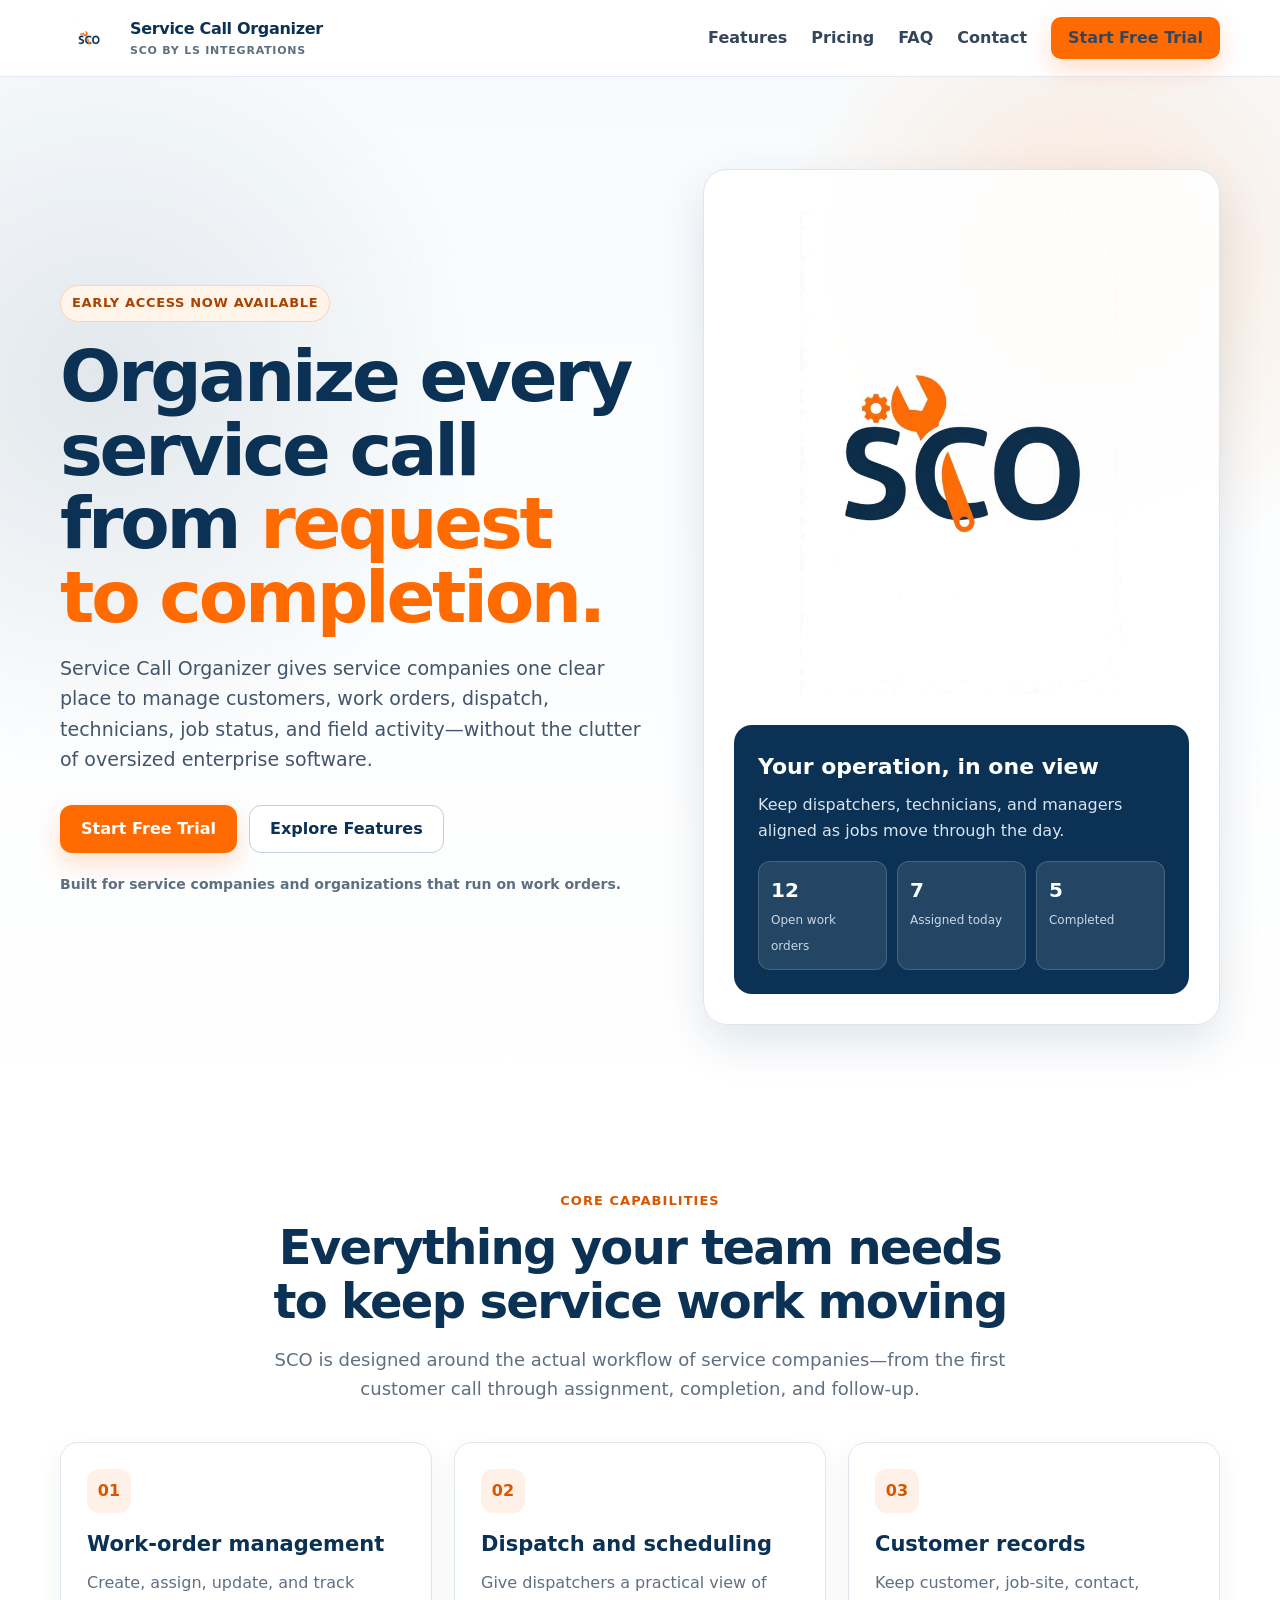
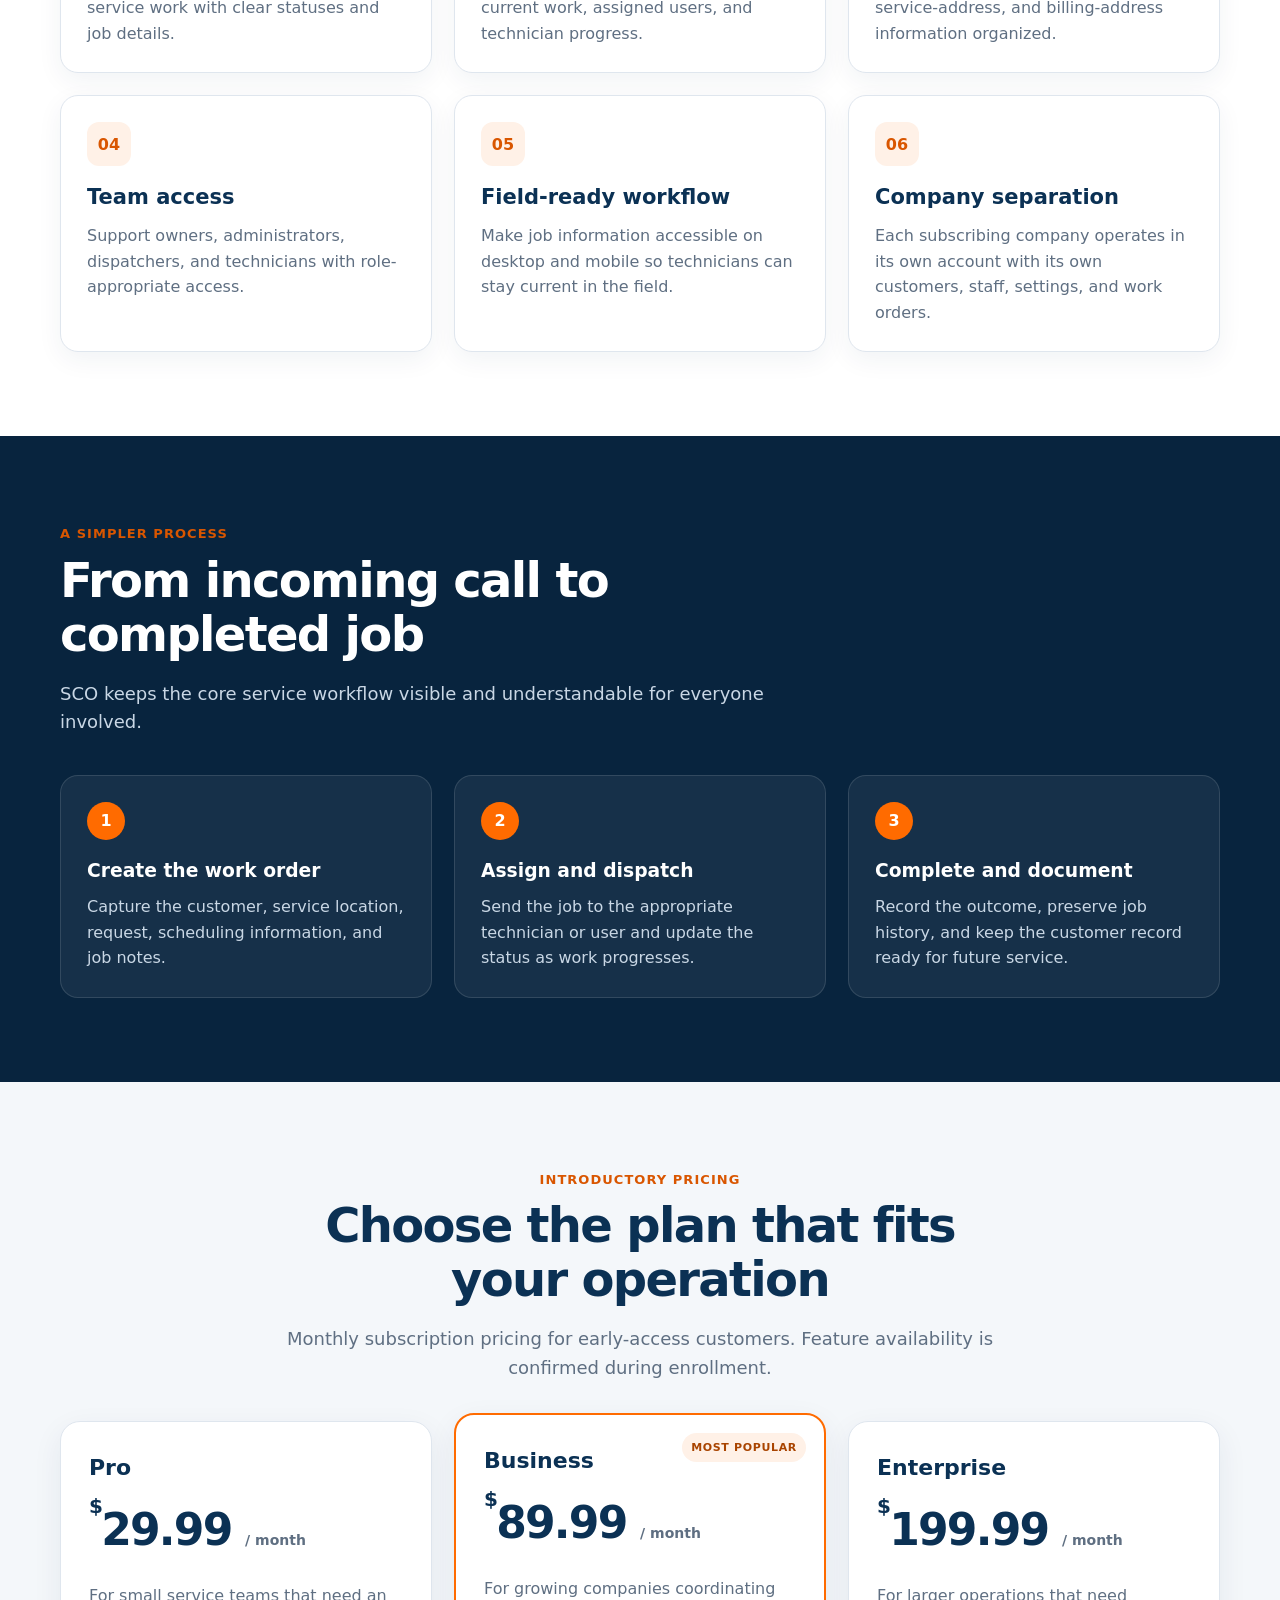
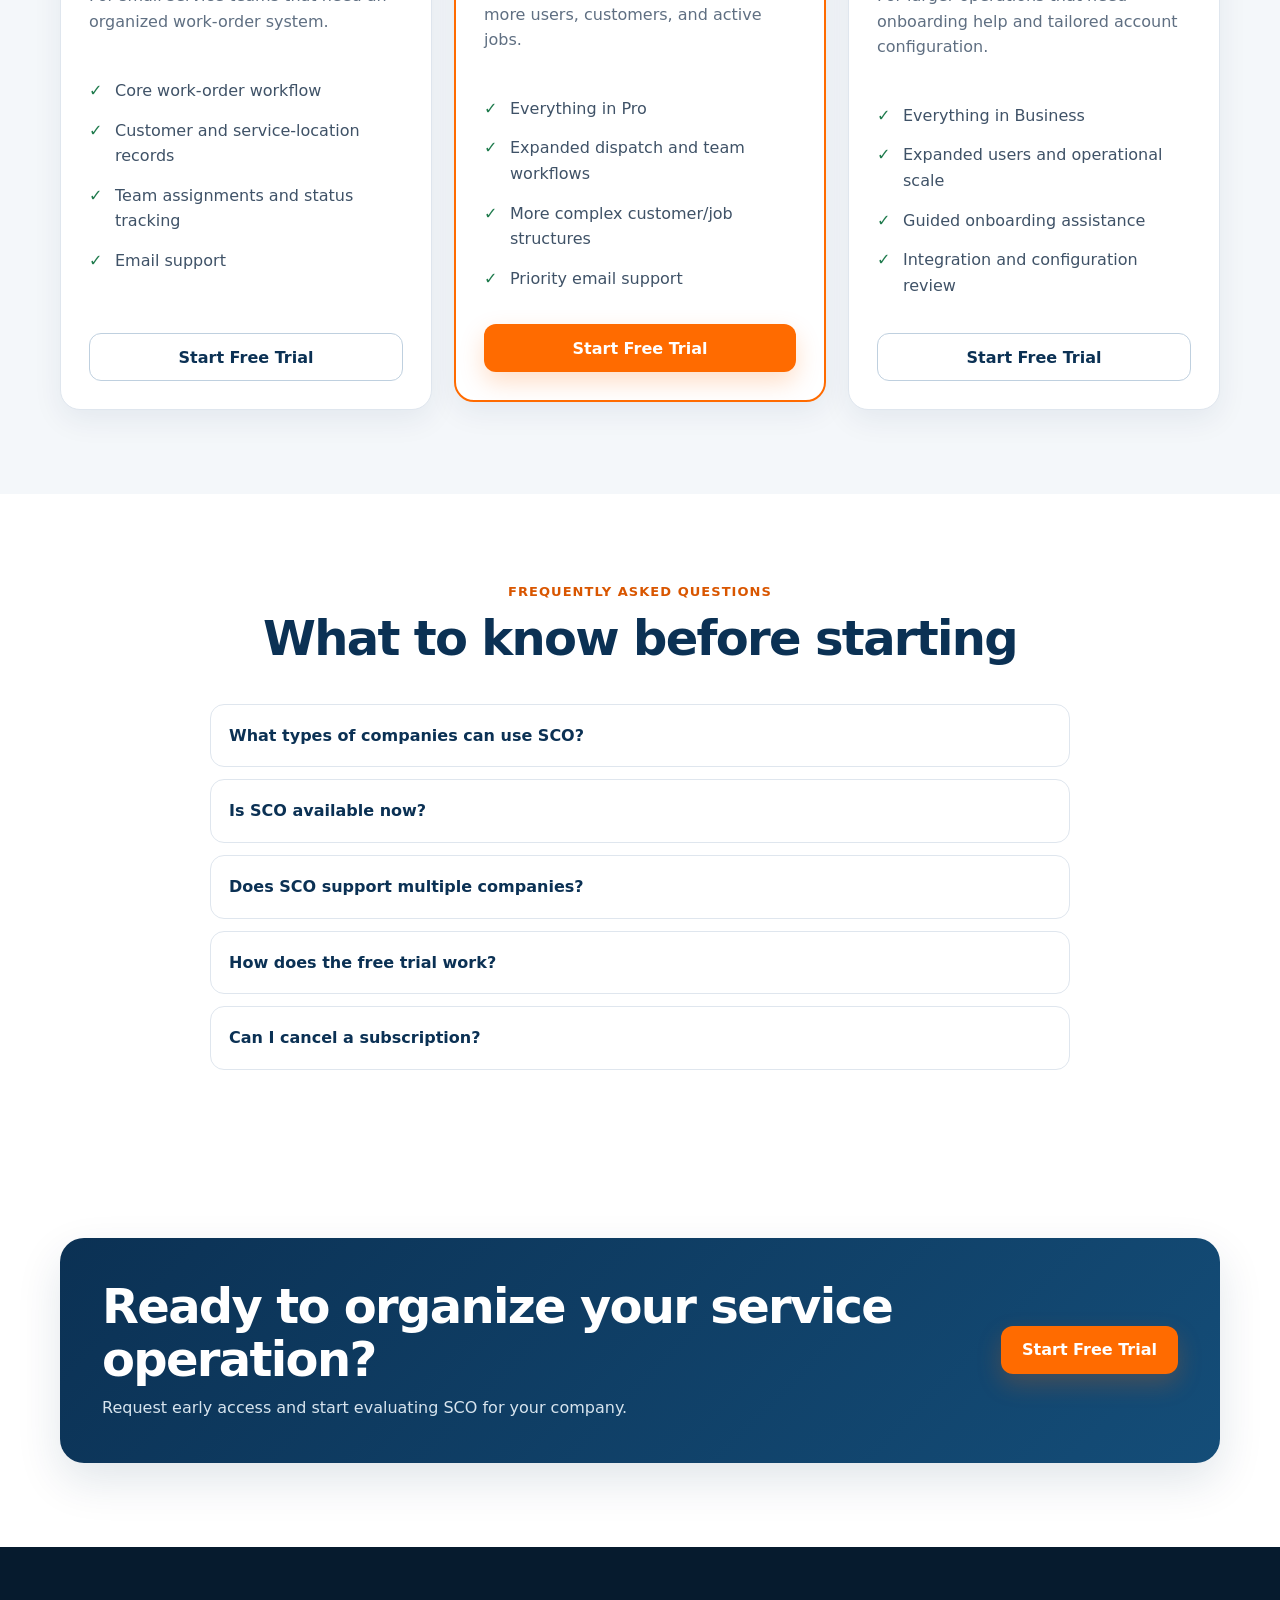
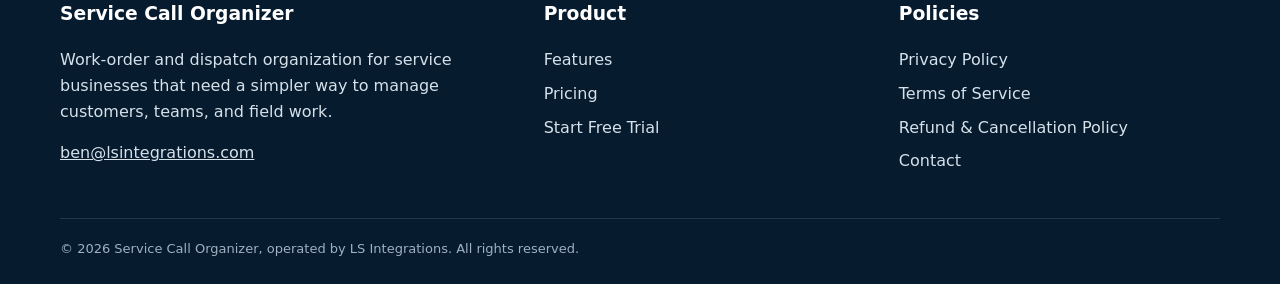
<file: index.html>
<!doctype html>
<html lang="en">
<head>
  <meta charset="utf-8" />
  <meta name="viewport" content="width=device-width, initial-scale=1" />
  <title>Service Call Organizer | Work Orders and Dispatch Made Simpler</title>
  <meta name="description" content="Service Call Organizer helps service companies manage customers, work orders, dispatch, technicians, and job status from one organized system." />
  <meta name="theme-color" content="#0b3154" />
  <link rel="icon" href="assets/favicon.png" />
  <link rel="stylesheet" href="styles.css" />
  <meta property="og:title" content="Service Call Organizer" />
  <meta property="og:description" content="A simpler way to manage work orders, dispatch, technicians, and customers." />
  <meta property="og:type" content="website" />
  <script type="application/ld+json">
  {
    "@context": "https://schema.org",
    "@type": "SoftwareApplication",
    "name": "Service Call Organizer",
    "applicationCategory": "BusinessApplication",
    "operatingSystem": "Web, iOS, Android",
    "description": "Work-order and dispatch management software for service businesses.",
    "offers": [
      {"@type":"Offer","name":"Pro","price":"29.99","priceCurrency":"USD"},
      {"@type":"Offer","name":"Business","price":"89.99","priceCurrency":"USD"},
      {"@type":"Offer","name":"Enterprise","price":"199.99","priceCurrency":"USD"}
    ]
  }
  </script>
</head>
<body>

<a class="skip-link" href="#main">Skip to content</a>
<header class="site-header">
  <div class="container nav-wrap">
    <a class="brand" href="index.html" aria-label="Service Call Organizer home">
      <img src="assets/sco-logo.png" alt="" />
      <span class="brand-text">Service Call Organizer<small>SCO by LS Integrations</small></span>
    </a>
    <button class="menu-button" type="button" data-menu-button aria-controls="main-nav" aria-expanded="false">Menu</button>
    <nav class="nav-links" id="main-nav" data-nav aria-label="Primary navigation">
      <a href="index.html#features">Features</a>
      <a href="index.html#pricing">Pricing</a>
      <a href="index.html#faq">FAQ</a>
      <a href="contact.html">Contact</a>
      <a class="button button-primary button-small" href="mailto:ben@lsintegrations.com?subject=SCO%20Free%20Trial%20Request">Start Free Trial</a>
    </nav>
  </div>
</header>

<main id="main">
  <section class="hero">
    <div class="container hero-grid">
      <div>
        <div class="eyebrow">Early access now available</div>
        <h1>Organize every service call from <span>request to completion.</span></h1>
        <p class="hero-copy">Service Call Organizer gives service companies one clear place to manage customers, work orders, dispatch, technicians, job status, and field activity—without the clutter of oversized enterprise software.</p>
        <div class="hero-actions">
          <a class="button button-primary" href="mailto:ben@lsintegrations.com?subject=SCO%20Free%20Trial%20Request">Start Free Trial</a>
          <a class="button button-secondary" href="#features">Explore Features</a>
        </div>
        <p class="trust-line">Built for service companies and organizations that run on work orders.</p>
      </div>
      <div class="hero-card" aria-label="Service Call Organizer overview">
        <img class="hero-logo" src="assets/sco-logo.png" alt="SCO logo" />
        <div class="preview-panel">
          <h3>Your operation, in one view</h3>
          <p>Keep dispatchers, technicians, and managers aligned as jobs move through the day.</p>
          <div class="status-row">
            <div class="status-box"><strong>12</strong><span>Open work orders</span></div>
            <div class="status-box"><strong>7</strong><span>Assigned today</span></div>
            <div class="status-box"><strong>5</strong><span>Completed</span></div>
          </div>
        </div>
      </div>
    </div>
  </section>

  <section class="section" id="features">
    <div class="container">
      <div class="section-head center">
        <span class="kicker">Core capabilities</span>
        <h2>Everything your team needs to keep service work moving</h2>
        <p>SCO is designed around the actual workflow of service companies—from the first customer call through assignment, completion, and follow-up.</p>
      </div>
      <div class="grid-3">
        <article class="card"><div class="card-icon">01</div><h3>Work-order management</h3><p>Create, assign, update, and track service work with clear statuses and job details.</p></article>
        <article class="card"><div class="card-icon">02</div><h3>Dispatch and scheduling</h3><p>Give dispatchers a practical view of current work, assigned users, and technician progress.</p></article>
        <article class="card"><div class="card-icon">03</div><h3>Customer records</h3><p>Keep customer, job-site, contact, service-address, and billing-address information organized.</p></article>
        <article class="card"><div class="card-icon">04</div><h3>Team access</h3><p>Support owners, administrators, dispatchers, and technicians with role-appropriate access.</p></article>
        <article class="card"><div class="card-icon">05</div><h3>Field-ready workflow</h3><p>Make job information accessible on desktop and mobile so technicians can stay current in the field.</p></article>
        <article class="card"><div class="card-icon">06</div><h3>Company separation</h3><p>Each subscribing company operates in its own account with its own customers, staff, settings, and work orders.</p></article>
      </div>
    </div>
  </section>

  <section class="section section-dark">
    <div class="container">
      <div class="section-head">
        <span class="kicker">A simpler process</span>
        <h2>From incoming call to completed job</h2>
        <p>SCO keeps the core service workflow visible and understandable for everyone involved.</p>
      </div>
      <div class="steps">
        <article class="step"><h3>Create the work order</h3><p>Capture the customer, service location, request, scheduling information, and job notes.</p></article>
        <article class="step"><h3>Assign and dispatch</h3><p>Send the job to the appropriate technician or user and update the status as work progresses.</p></article>
        <article class="step"><h3>Complete and document</h3><p>Record the outcome, preserve job history, and keep the customer record ready for future service.</p></article>
      </div>
    </div>
  </section>

  <section class="section section-soft" id="pricing">
    <div class="container">
      <div class="section-head center">
        <span class="kicker">Introductory pricing</span>
        <h2>Choose the plan that fits your operation</h2>
        <p>Monthly subscription pricing for early-access customers. Feature availability is confirmed during enrollment.</p>
      </div>
      <div class="pricing-grid">
        <article class="price-card">
          <div class="plan-name">Pro</div>
          <div class="price"><sup>$</sup>29.99 <small>/ month</small></div>
          <p class="plan-copy">For small service teams that need an organized work-order system.</p>
          <ul class="feature-list">
            <li>Core work-order workflow</li>
            <li>Customer and service-location records</li>
            <li>Team assignments and status tracking</li>
            <li>Email support</li>
          </ul>
          <a class="button button-secondary" href="mailto:ben@lsintegrations.com?subject=SCO%20Pro%20Free%20Trial">Start Free Trial</a>
        </article>
        <article class="price-card featured">
          <div class="badge">Most popular</div>
          <div class="plan-name">Business</div>
          <div class="price"><sup>$</sup>89.99 <small>/ month</small></div>
          <p class="plan-copy">For growing companies coordinating more users, customers, and active jobs.</p>
          <ul class="feature-list">
            <li>Everything in Pro</li>
            <li>Expanded dispatch and team workflows</li>
            <li>More complex customer/job structures</li>
            <li>Priority email support</li>
          </ul>
          <a class="button button-primary" href="mailto:ben@lsintegrations.com?subject=SCO%20Business%20Free%20Trial">Start Free Trial</a>
        </article>
        <article class="price-card">
          <div class="plan-name">Enterprise</div>
          <div class="price"><sup>$</sup>199.99 <small>/ month</small></div>
          <p class="plan-copy">For larger operations that need onboarding help and tailored account configuration.</p>
          <ul class="feature-list">
            <li>Everything in Business</li>
            <li>Expanded users and operational scale</li>
            <li>Guided onboarding assistance</li>
            <li>Integration and configuration review</li>
          </ul>
          <a class="button button-secondary" href="mailto:ben@lsintegrations.com?subject=SCO%20Enterprise%20Free%20Trial">Start Free Trial</a>
        </article>
      </div>
    </div>
  </section>

  <section class="section" id="faq">
    <div class="container">
      <div class="section-head center">
        <span class="kicker">Frequently asked questions</span>
        <h2>What to know before starting</h2>
      </div>
      <div class="faq">
        <details><summary>What types of companies can use SCO?</summary><p>SCO is intended for service companies and other organizations that create, assign, track, and complete work orders. It is not limited to a single trade.</p></details>
        <details><summary>Is SCO available now?</summary><p>SCO is currently being offered in early access. Trial availability, onboarding steps, and current feature availability are confirmed when you contact us.</p></details>
        <details><summary>Does SCO support multiple companies?</summary><p>Yes. SCO is being designed as a multi-company platform, with each subscribing company maintaining its own account data, users, customers, work orders, and settings.</p></details>
        <details><summary>How does the free trial work?</summary><p>Contact us using the Start Free Trial button. We will confirm current eligibility, trial duration, account setup requirements, and any limitations before activation.</p></details>
        <details><summary>Can I cancel a subscription?</summary><p>Yes. Cancellation terms are described in the Refund &amp; Cancellation Policy linked below.</p></details>
      </div>
    </div>
  </section>

  <section class="section">
    <div class="container">
      <div class="cta-box">
        <div><h2>Ready to organize your service operation?</h2><p>Request early access and start evaluating SCO for your company.</p></div>
        <a class="button button-primary" href="mailto:ben@lsintegrations.com?subject=SCO%20Free%20Trial%20Request">Start Free Trial</a>
      </div>
    </div>
  </section>
</main>

<footer class="site-footer">
  <div class="container">
    <div class="footer-grid">
      <div>
        <h3>Service Call Organizer</h3>
        <p>Work-order and dispatch organization for service businesses that need a simpler way to manage customers, teams, and field work.</p>
        <p><a href="mailto:ben@lsintegrations.com">ben@lsintegrations.com</a></p>
      </div>
      <div>
        <h3>Product</h3>
        <div class="footer-links">
          <a href="index.html#features">Features</a>
          <a href="index.html#pricing">Pricing</a>
          <a href="contact.html">Start Free Trial</a>
        </div>
      </div>
      <div>
        <h3>Policies</h3>
        <div class="footer-links">
          <a href="privacy.html">Privacy Policy</a>
          <a href="terms.html">Terms of Service</a>
          <a href="refund-policy.html">Refund &amp; Cancellation Policy</a>
          <a href="contact.html">Contact</a>
        </div>
      </div>
    </div>
    <div class="footer-bottom">
      © <span data-year></span> Service Call Organizer, operated by LS Integrations. All rights reserved.
    </div>
  </div>
</footer>
<script src="script.js"></script>

</body>
</html>
</file>
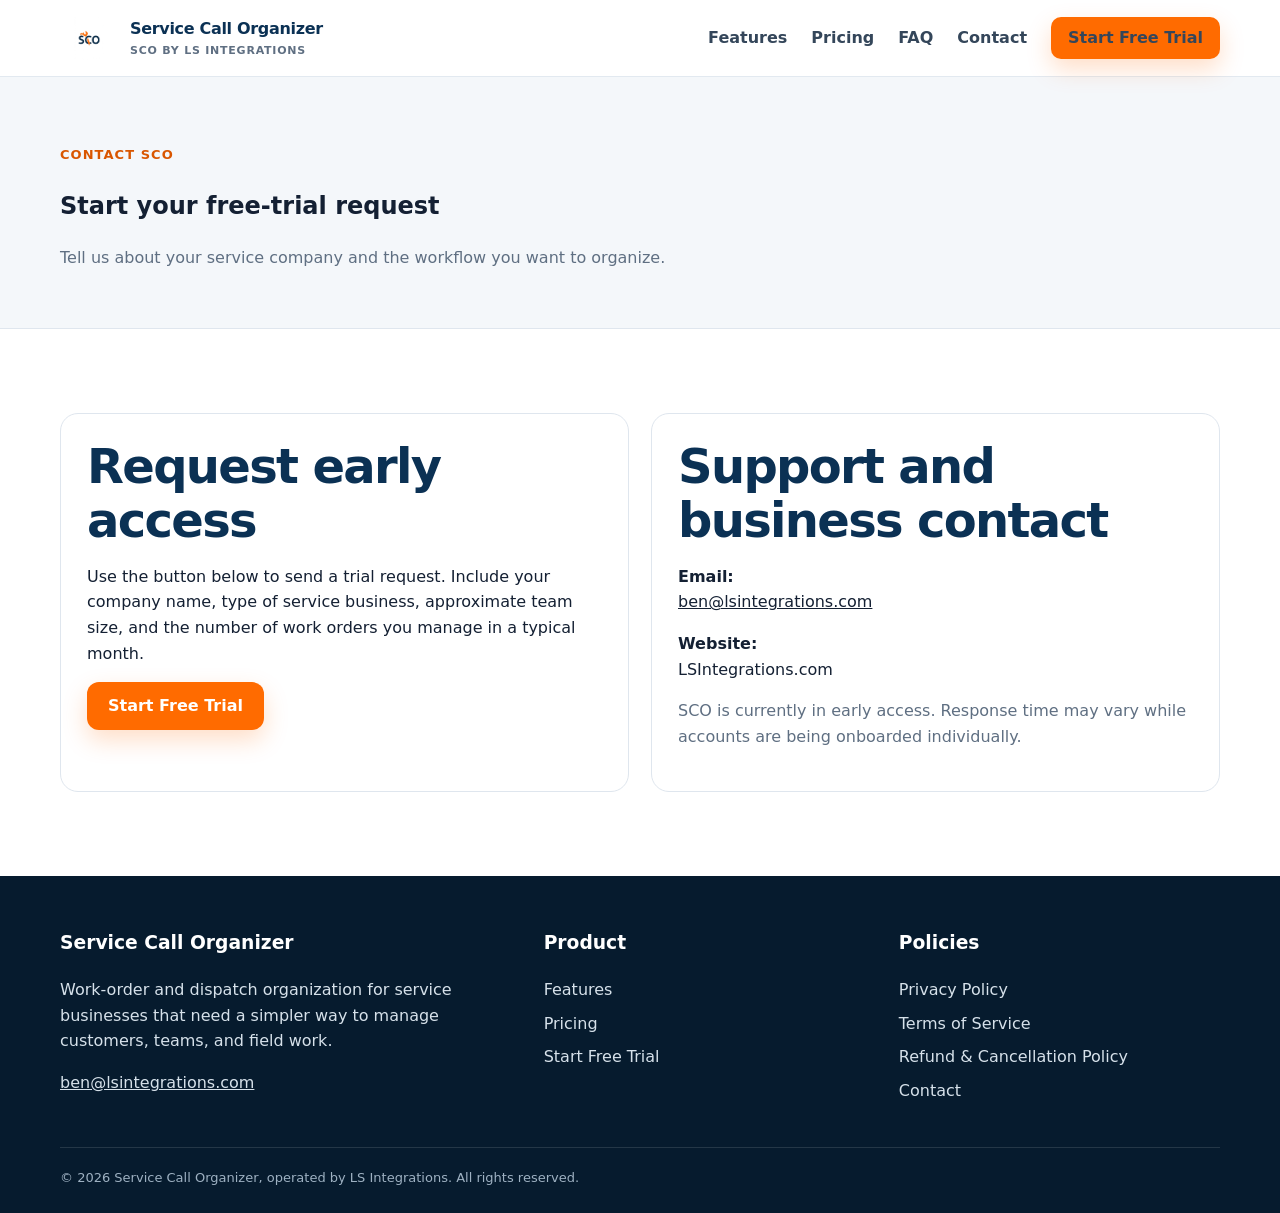
<file: contact.html>
<!doctype html>
<html lang="en"><head><meta charset="utf-8"><meta name="viewport" content="width=device-width,initial-scale=1">
<title>Contact and Start a Free Trial | Service Call Organizer</title><meta name="description" content="Contact Service Call Organizer or request a free trial.">
<link rel="icon" href="assets/favicon.png"><link rel="stylesheet" href="styles.css"></head><body>

<a class="skip-link" href="#main">Skip to content</a>
<header class="site-header">
  <div class="container nav-wrap">
    <a class="brand" href="index.html" aria-label="Service Call Organizer home">
      <img src="assets/sco-logo.png" alt="" />
      <span class="brand-text">Service Call Organizer<small>SCO by LS Integrations</small></span>
    </a>
    <button class="menu-button" type="button" data-menu-button aria-controls="main-nav" aria-expanded="false">Menu</button>
    <nav class="nav-links" id="main-nav" data-nav aria-label="Primary navigation">
      <a href="index.html#features">Features</a>
      <a href="index.html#pricing">Pricing</a>
      <a href="index.html#faq">FAQ</a>
      <a href="contact.html">Contact</a>
      <a class="button button-primary button-small" href="mailto:ben@lsintegrations.com?subject=SCO%20Free%20Trial%20Request">Start Free Trial</a>
    </nav>
  </div>
</header>

<main id="main">
<section class="policy-hero"><div class="container"><span class="kicker">Contact SCO</span><h1>Start your free-trial request</h1><p class="muted">Tell us about your service company and the workflow you want to organize.</p></div></section>
<section class="section"><div class="container contact-grid">
  <article class="contact-card">
    <h2>Request early access</h2>
    <p>Use the button below to send a trial request. Include your company name, type of service business, approximate team size, and the number of work orders you manage in a typical month.</p>
    <a class="button button-primary" href="mailto:ben@lsintegrations.com?subject=SCO%20Free%20Trial%20Request&body=Company%20name%3A%0AType%20of%20service%20business%3A%0ATeam%20size%3A%0AApproximate%20monthly%20work%20orders%3A%0A">Start Free Trial</a>
  </article>
  <article class="contact-card">
    <h2>Support and business contact</h2>
    <p><strong>Email:</strong><br><a href="mailto:ben@lsintegrations.com">ben@lsintegrations.com</a></p>
    <p><strong>Website:</strong><br>LSIntegrations.com</p>
    <p class="muted">SCO is currently in early access. Response time may vary while accounts are being onboarded individually.</p>
  </article>
</div></section>
</main>
<footer class="site-footer">
  <div class="container">
    <div class="footer-grid">
      <div>
        <h3>Service Call Organizer</h3>
        <p>Work-order and dispatch organization for service businesses that need a simpler way to manage customers, teams, and field work.</p>
        <p><a href="mailto:ben@lsintegrations.com">ben@lsintegrations.com</a></p>
      </div>
      <div>
        <h3>Product</h3>
        <div class="footer-links">
          <a href="index.html#features">Features</a>
          <a href="index.html#pricing">Pricing</a>
          <a href="contact.html">Start Free Trial</a>
        </div>
      </div>
      <div>
        <h3>Policies</h3>
        <div class="footer-links">
          <a href="privacy.html">Privacy Policy</a>
          <a href="terms.html">Terms of Service</a>
          <a href="refund-policy.html">Refund &amp; Cancellation Policy</a>
          <a href="contact.html">Contact</a>
        </div>
      </div>
    </div>
    <div class="footer-bottom">
      © <span data-year></span> Service Call Organizer, operated by LS Integrations. All rights reserved.
    </div>
  </div>
</footer>
<script src="script.js"></script>
</body></html>
</file>
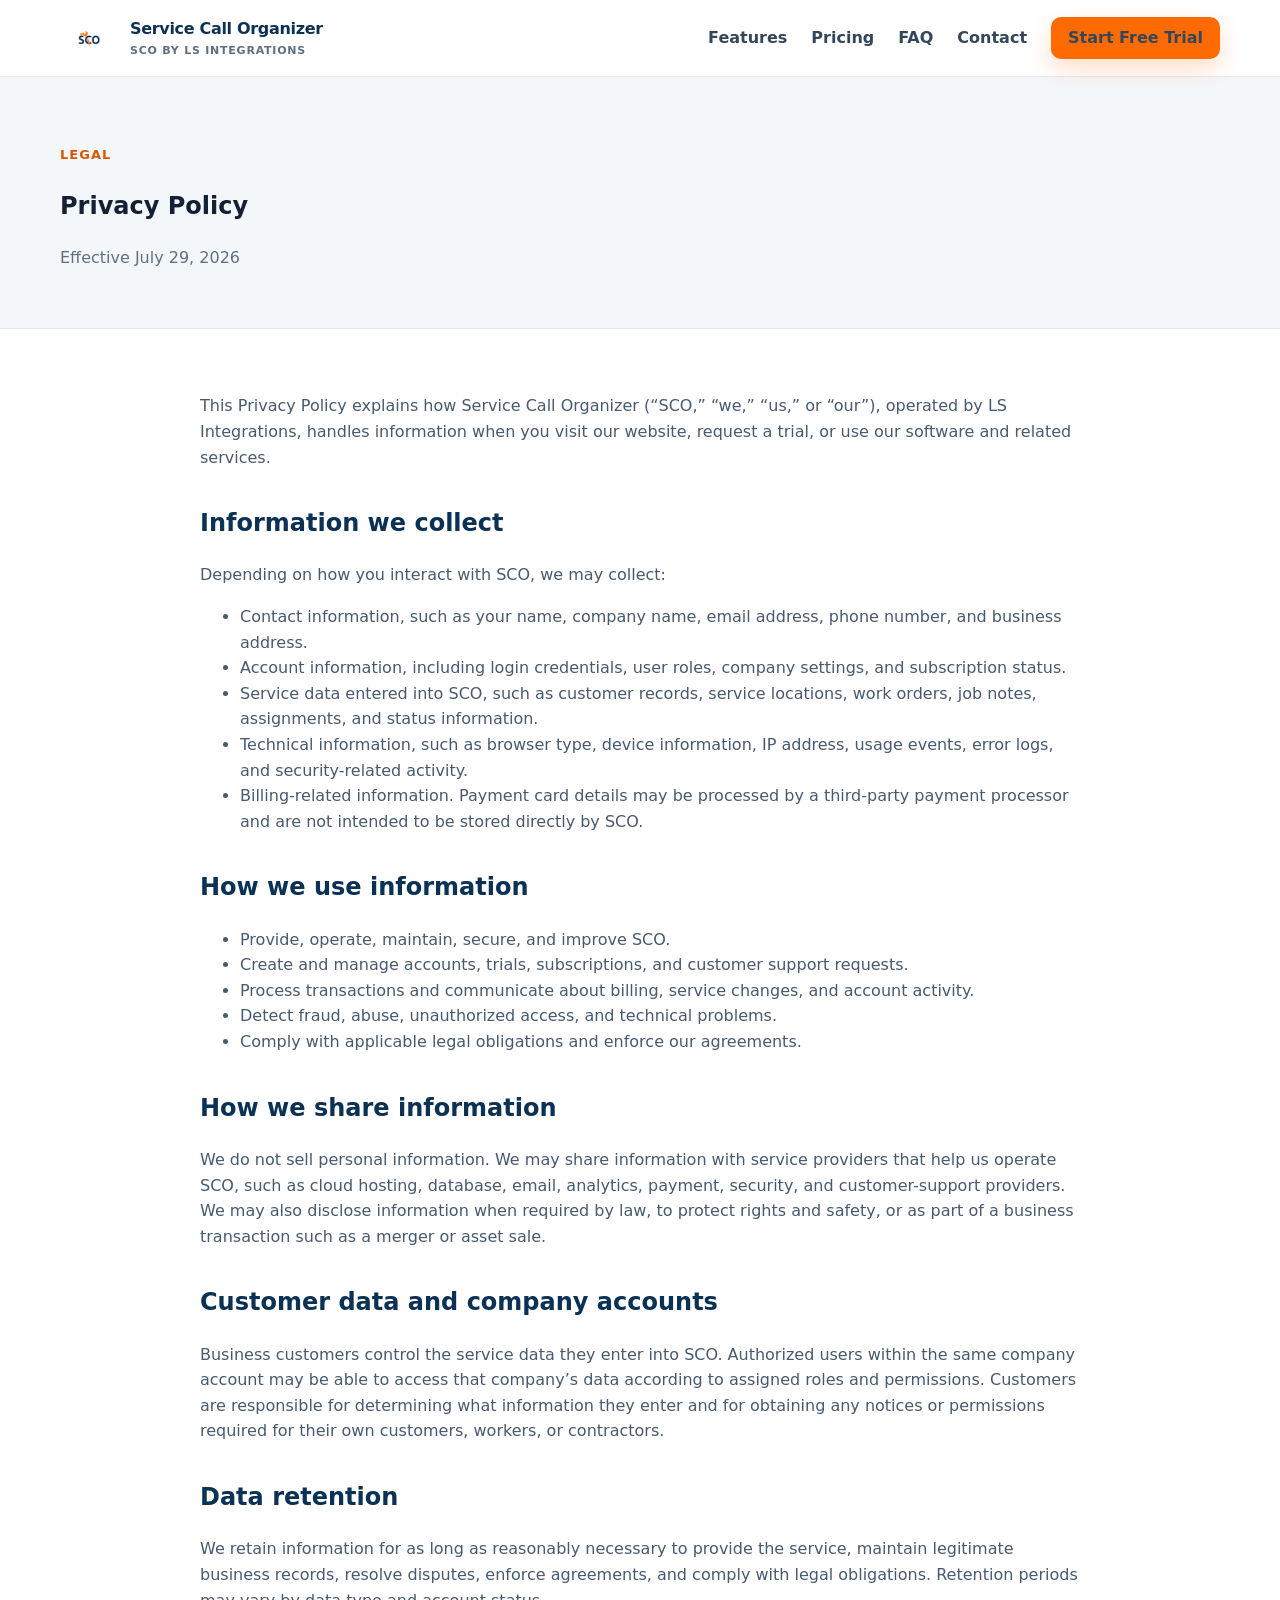
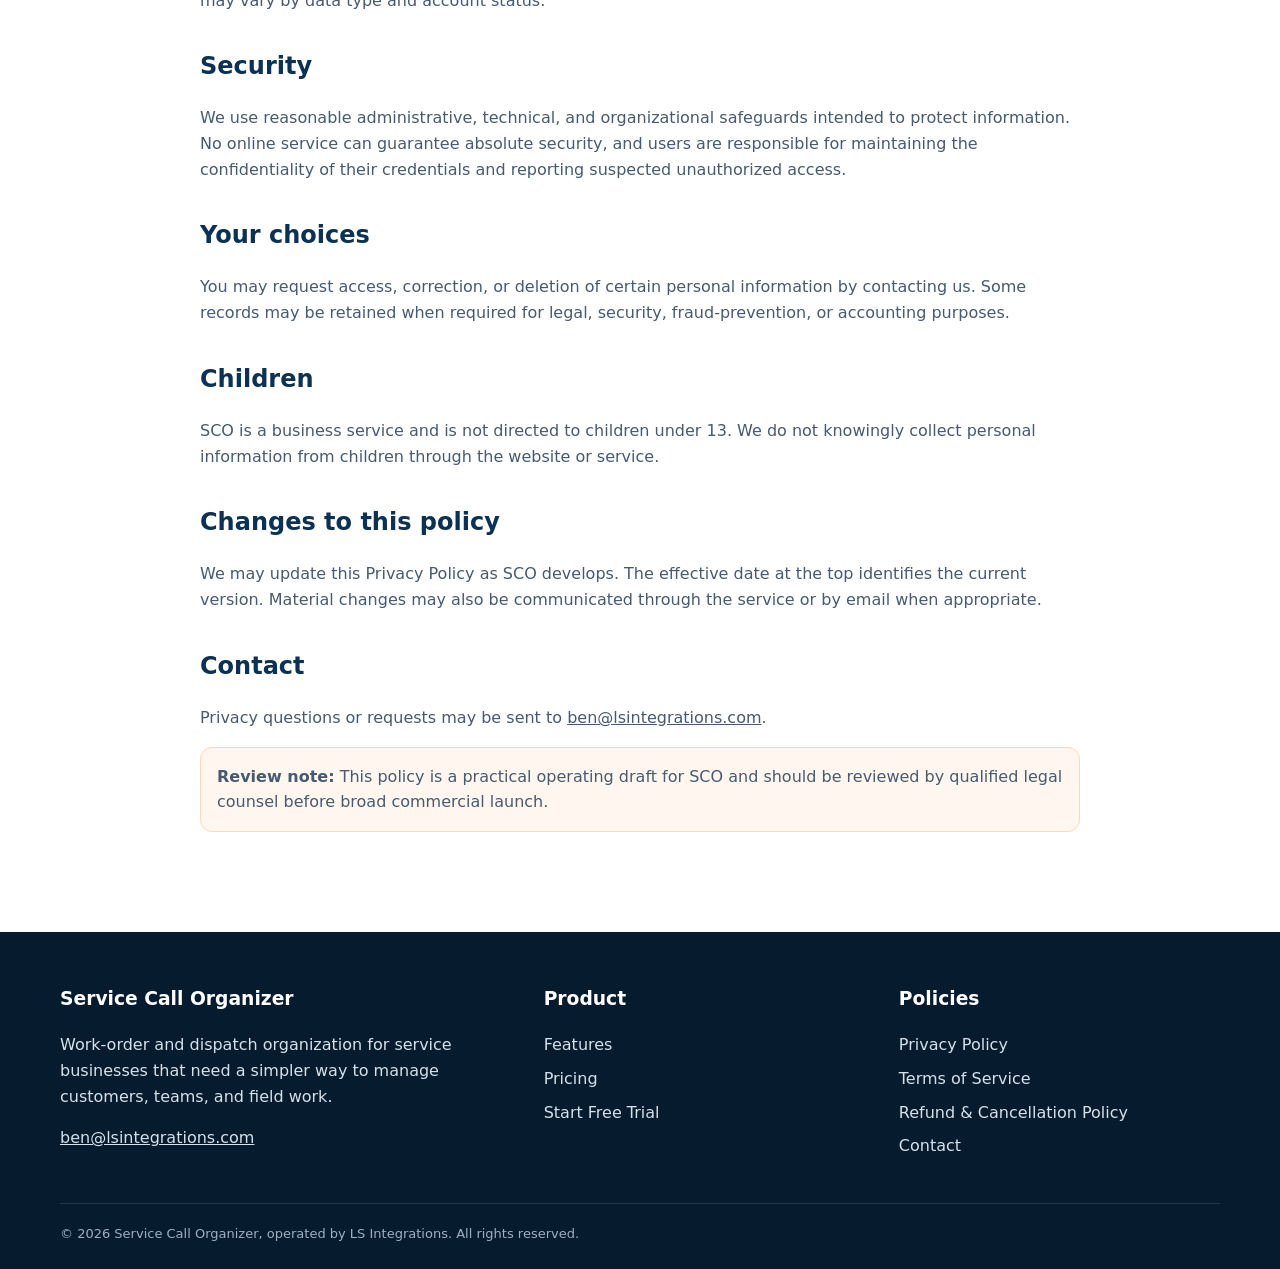
<file: privacy.html>
<!doctype html>
<html lang="en"><head><meta charset="utf-8"><meta name="viewport" content="width=device-width,initial-scale=1">
<title>Privacy Policy | Service Call Organizer</title><meta name="description" content="Privacy Policy for Service Call Organizer.">
<link rel="icon" href="assets/favicon.png"><link rel="stylesheet" href="styles.css"></head><body>

<a class="skip-link" href="#main">Skip to content</a>
<header class="site-header">
  <div class="container nav-wrap">
    <a class="brand" href="index.html" aria-label="Service Call Organizer home">
      <img src="assets/sco-logo.png" alt="" />
      <span class="brand-text">Service Call Organizer<small>SCO by LS Integrations</small></span>
    </a>
    <button class="menu-button" type="button" data-menu-button aria-controls="main-nav" aria-expanded="false">Menu</button>
    <nav class="nav-links" id="main-nav" data-nav aria-label="Primary navigation">
      <a href="index.html#features">Features</a>
      <a href="index.html#pricing">Pricing</a>
      <a href="index.html#faq">FAQ</a>
      <a href="contact.html">Contact</a>
      <a class="button button-primary button-small" href="mailto:ben@lsintegrations.com?subject=SCO%20Free%20Trial%20Request">Start Free Trial</a>
    </nav>
  </div>
</header>

<main id="main">
<section class="policy-hero"><div class="container"><span class="kicker">Legal</span><h1>Privacy Policy</h1><p class="muted">Effective July 29, 2026</p></div></section>
<article class="policy">
<p>This Privacy Policy explains how Service Call Organizer (“SCO,” “we,” “us,” or “our”), operated by LS Integrations, handles information when you visit our website, request a trial, or use our software and related services.</p>
<h2>Information we collect</h2>
<p>Depending on how you interact with SCO, we may collect:</p>
<ul>
<li>Contact information, such as your name, company name, email address, phone number, and business address.</li>
<li>Account information, including login credentials, user roles, company settings, and subscription status.</li>
<li>Service data entered into SCO, such as customer records, service locations, work orders, job notes, assignments, and status information.</li>
<li>Technical information, such as browser type, device information, IP address, usage events, error logs, and security-related activity.</li>
<li>Billing-related information. Payment card details may be processed by a third-party payment processor and are not intended to be stored directly by SCO.</li>
</ul>
<h2>How we use information</h2>
<ul>
<li>Provide, operate, maintain, secure, and improve SCO.</li>
<li>Create and manage accounts, trials, subscriptions, and customer support requests.</li>
<li>Process transactions and communicate about billing, service changes, and account activity.</li>
<li>Detect fraud, abuse, unauthorized access, and technical problems.</li>
<li>Comply with applicable legal obligations and enforce our agreements.</li>
</ul>
<h2>How we share information</h2>
<p>We do not sell personal information. We may share information with service providers that help us operate SCO, such as cloud hosting, database, email, analytics, payment, security, and customer-support providers. We may also disclose information when required by law, to protect rights and safety, or as part of a business transaction such as a merger or asset sale.</p>
<h2>Customer data and company accounts</h2>
<p>Business customers control the service data they enter into SCO. Authorized users within the same company account may be able to access that company’s data according to assigned roles and permissions. Customers are responsible for determining what information they enter and for obtaining any notices or permissions required for their own customers, workers, or contractors.</p>
<h2>Data retention</h2>
<p>We retain information for as long as reasonably necessary to provide the service, maintain legitimate business records, resolve disputes, enforce agreements, and comply with legal obligations. Retention periods may vary by data type and account status.</p>
<h2>Security</h2>
<p>We use reasonable administrative, technical, and organizational safeguards intended to protect information. No online service can guarantee absolute security, and users are responsible for maintaining the confidentiality of their credentials and reporting suspected unauthorized access.</p>
<h2>Your choices</h2>
<p>You may request access, correction, or deletion of certain personal information by contacting us. Some records may be retained when required for legal, security, fraud-prevention, or accounting purposes.</p>
<h2>Children</h2>
<p>SCO is a business service and is not directed to children under 13. We do not knowingly collect personal information from children through the website or service.</p>
<h2>Changes to this policy</h2>
<p>We may update this Privacy Policy as SCO develops. The effective date at the top identifies the current version. Material changes may also be communicated through the service or by email when appropriate.</p>
<h2>Contact</h2>
<p>Privacy questions or requests may be sent to <a href="mailto:ben@lsintegrations.com">ben@lsintegrations.com</a>.</p>
<p class="notice"><strong>Review note:</strong> This policy is a practical operating draft for SCO and should be reviewed by qualified legal counsel before broad commercial launch.</p>
</article>
</main>
<footer class="site-footer">
  <div class="container">
    <div class="footer-grid">
      <div>
        <h3>Service Call Organizer</h3>
        <p>Work-order and dispatch organization for service businesses that need a simpler way to manage customers, teams, and field work.</p>
        <p><a href="mailto:ben@lsintegrations.com">ben@lsintegrations.com</a></p>
      </div>
      <div>
        <h3>Product</h3>
        <div class="footer-links">
          <a href="index.html#features">Features</a>
          <a href="index.html#pricing">Pricing</a>
          <a href="contact.html">Start Free Trial</a>
        </div>
      </div>
      <div>
        <h3>Policies</h3>
        <div class="footer-links">
          <a href="privacy.html">Privacy Policy</a>
          <a href="terms.html">Terms of Service</a>
          <a href="refund-policy.html">Refund &amp; Cancellation Policy</a>
          <a href="contact.html">Contact</a>
        </div>
      </div>
    </div>
    <div class="footer-bottom">
      © <span data-year></span> Service Call Organizer, operated by LS Integrations. All rights reserved.
    </div>
  </div>
</footer>
<script src="script.js"></script>
</body></html>
</file>
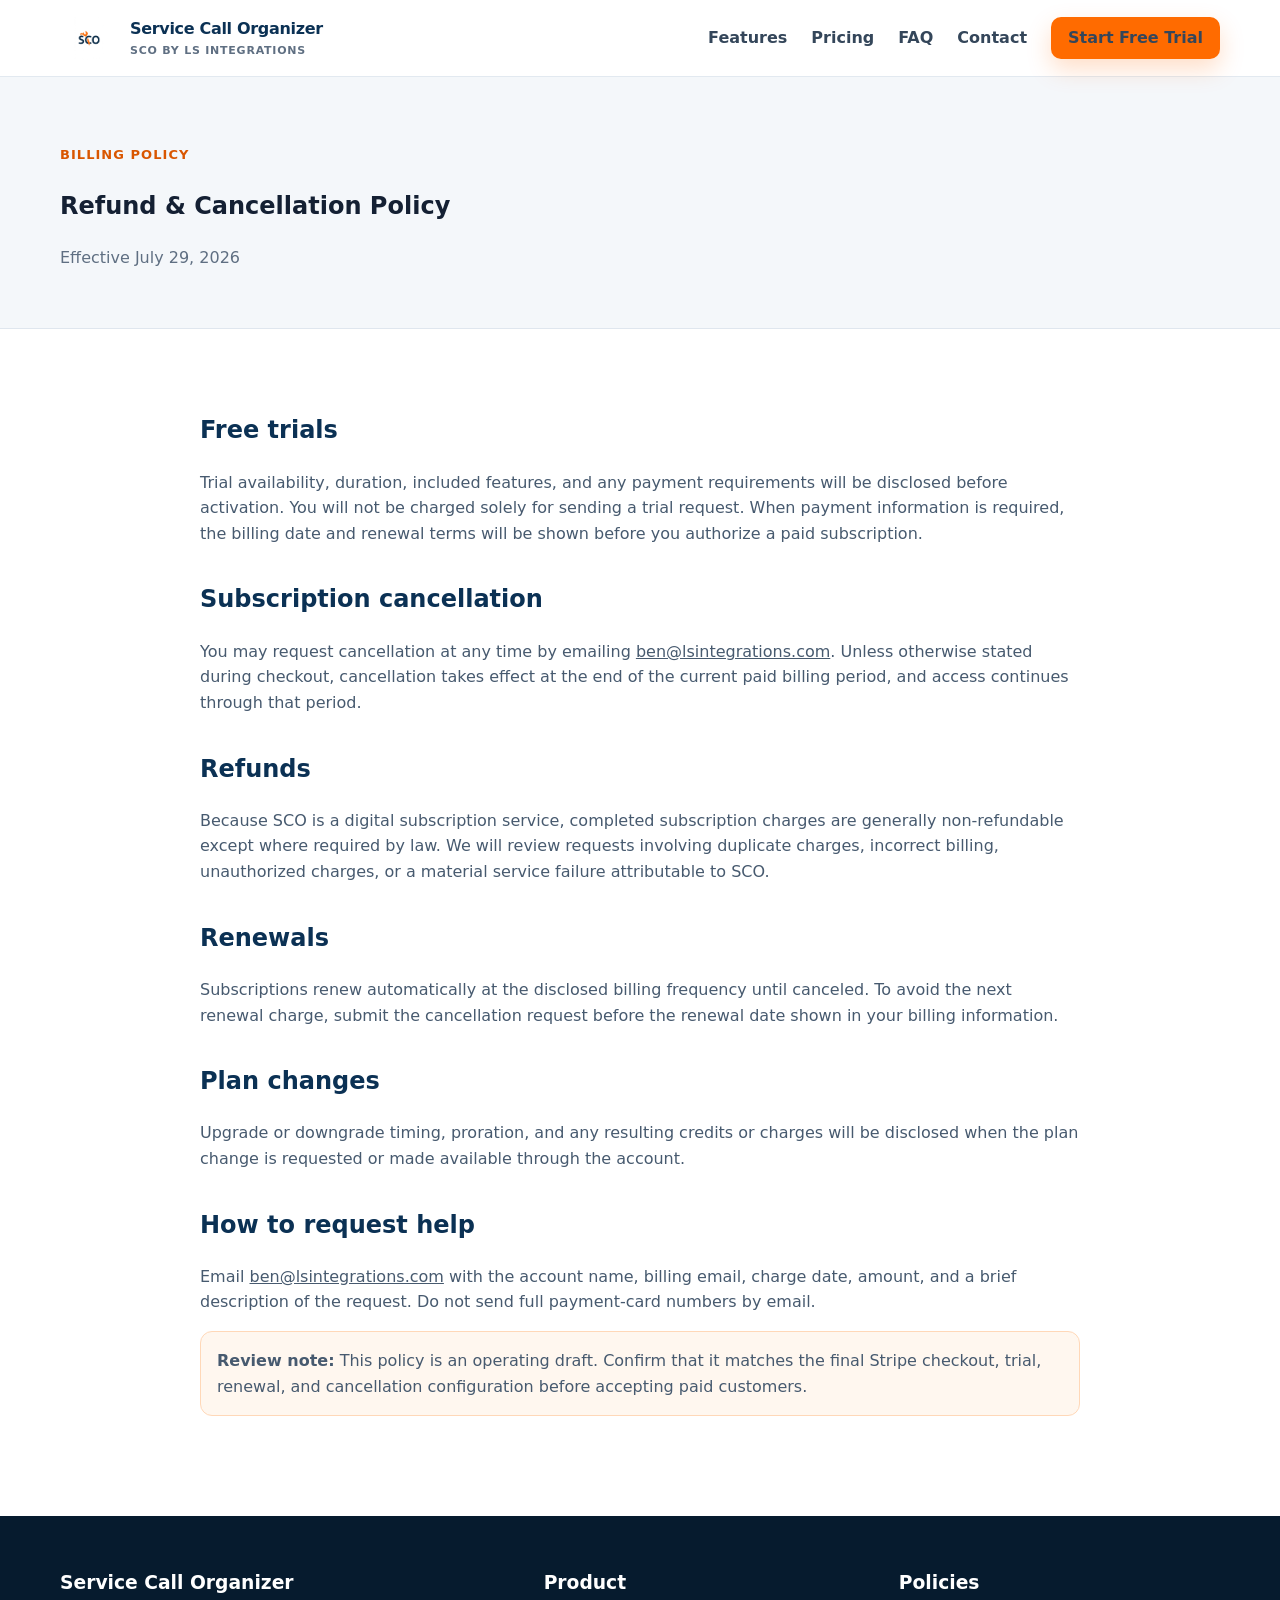
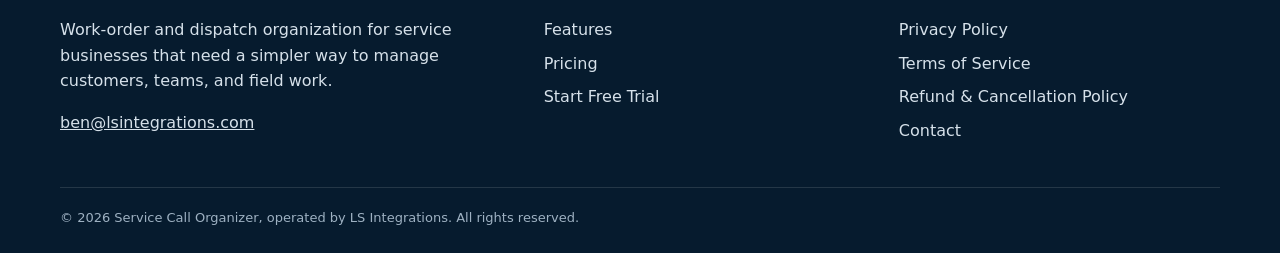
<file: refund-policy.html>
<!doctype html>
<html lang="en"><head><meta charset="utf-8"><meta name="viewport" content="width=device-width,initial-scale=1">
<title>Refund and Cancellation Policy | Service Call Organizer</title><meta name="description" content="Refund and cancellation terms for Service Call Organizer.">
<link rel="icon" href="assets/favicon.png"><link rel="stylesheet" href="styles.css"></head><body>

<a class="skip-link" href="#main">Skip to content</a>
<header class="site-header">
  <div class="container nav-wrap">
    <a class="brand" href="index.html" aria-label="Service Call Organizer home">
      <img src="assets/sco-logo.png" alt="" />
      <span class="brand-text">Service Call Organizer<small>SCO by LS Integrations</small></span>
    </a>
    <button class="menu-button" type="button" data-menu-button aria-controls="main-nav" aria-expanded="false">Menu</button>
    <nav class="nav-links" id="main-nav" data-nav aria-label="Primary navigation">
      <a href="index.html#features">Features</a>
      <a href="index.html#pricing">Pricing</a>
      <a href="index.html#faq">FAQ</a>
      <a href="contact.html">Contact</a>
      <a class="button button-primary button-small" href="mailto:ben@lsintegrations.com?subject=SCO%20Free%20Trial%20Request">Start Free Trial</a>
    </nav>
  </div>
</header>

<main id="main">
<section class="policy-hero"><div class="container"><span class="kicker">Billing policy</span><h1>Refund &amp; Cancellation Policy</h1><p class="muted">Effective July 29, 2026</p></div></section>
<article class="policy">
<h2>Free trials</h2>
<p>Trial availability, duration, included features, and any payment requirements will be disclosed before activation. You will not be charged solely for sending a trial request. When payment information is required, the billing date and renewal terms will be shown before you authorize a paid subscription.</p>
<h2>Subscription cancellation</h2>
<p>You may request cancellation at any time by emailing <a href="mailto:ben@lsintegrations.com?subject=SCO%20Cancellation%20Request">ben@lsintegrations.com</a>. Unless otherwise stated during checkout, cancellation takes effect at the end of the current paid billing period, and access continues through that period.</p>
<h2>Refunds</h2>
<p>Because SCO is a digital subscription service, completed subscription charges are generally non-refundable except where required by law. We will review requests involving duplicate charges, incorrect billing, unauthorized charges, or a material service failure attributable to SCO.</p>
<h2>Renewals</h2>
<p>Subscriptions renew automatically at the disclosed billing frequency until canceled. To avoid the next renewal charge, submit the cancellation request before the renewal date shown in your billing information.</p>
<h2>Plan changes</h2>
<p>Upgrade or downgrade timing, proration, and any resulting credits or charges will be disclosed when the plan change is requested or made available through the account.</p>
<h2>How to request help</h2>
<p>Email <a href="mailto:ben@lsintegrations.com">ben@lsintegrations.com</a> with the account name, billing email, charge date, amount, and a brief description of the request. Do not send full payment-card numbers by email.</p>
<p class="notice"><strong>Review note:</strong> This policy is an operating draft. Confirm that it matches the final Stripe checkout, trial, renewal, and cancellation configuration before accepting paid customers.</p>
</article>
</main>
<footer class="site-footer">
  <div class="container">
    <div class="footer-grid">
      <div>
        <h3>Service Call Organizer</h3>
        <p>Work-order and dispatch organization for service businesses that need a simpler way to manage customers, teams, and field work.</p>
        <p><a href="mailto:ben@lsintegrations.com">ben@lsintegrations.com</a></p>
      </div>
      <div>
        <h3>Product</h3>
        <div class="footer-links">
          <a href="index.html#features">Features</a>
          <a href="index.html#pricing">Pricing</a>
          <a href="contact.html">Start Free Trial</a>
        </div>
      </div>
      <div>
        <h3>Policies</h3>
        <div class="footer-links">
          <a href="privacy.html">Privacy Policy</a>
          <a href="terms.html">Terms of Service</a>
          <a href="refund-policy.html">Refund &amp; Cancellation Policy</a>
          <a href="contact.html">Contact</a>
        </div>
      </div>
    </div>
    <div class="footer-bottom">
      © <span data-year></span> Service Call Organizer, operated by LS Integrations. All rights reserved.
    </div>
  </div>
</footer>
<script src="script.js"></script>
</body></html>
</file>
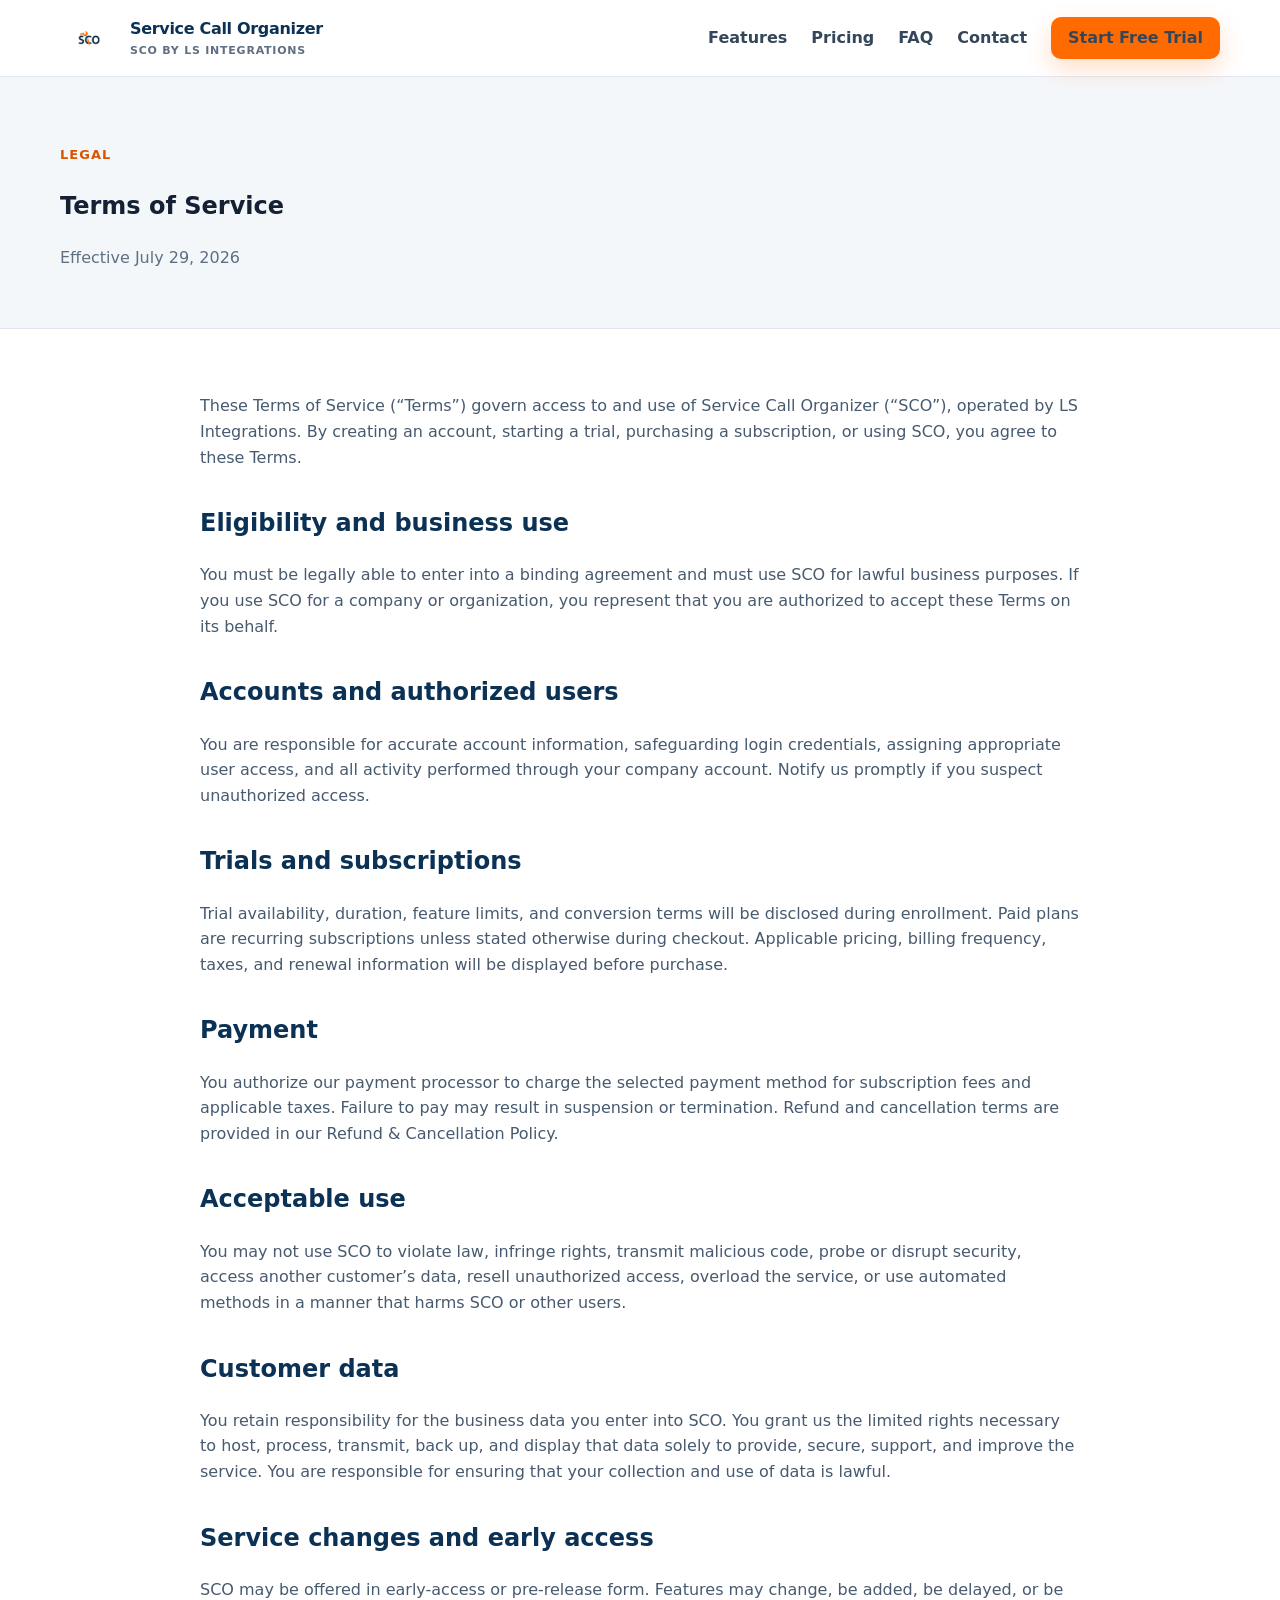
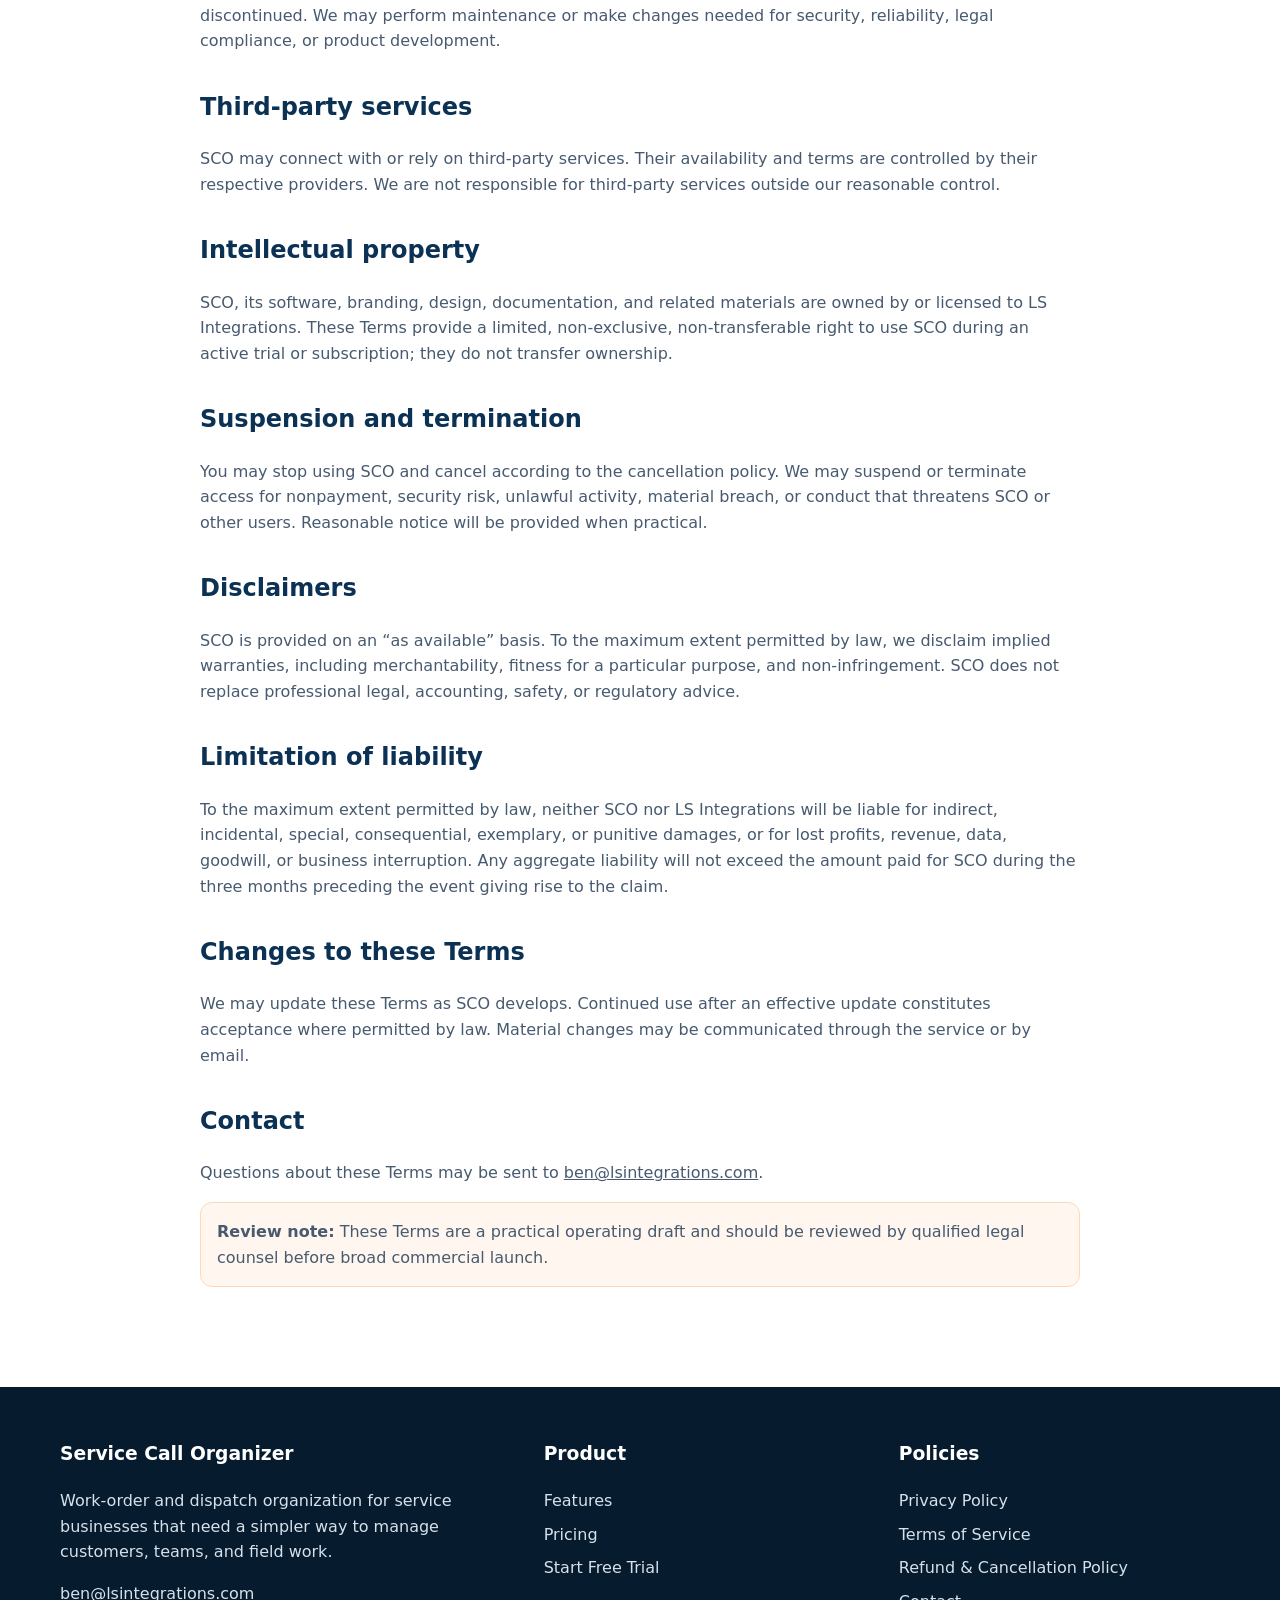
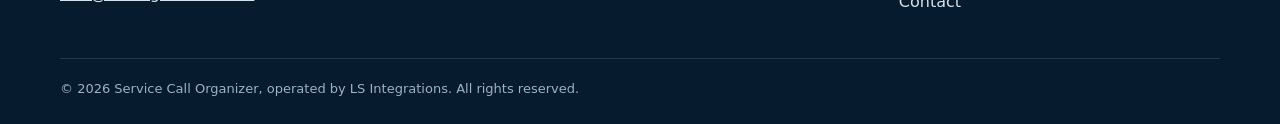
<file: terms.html>
<!doctype html>
<html lang="en"><head><meta charset="utf-8"><meta name="viewport" content="width=device-width,initial-scale=1">
<title>Terms of Service | Service Call Organizer</title><meta name="description" content="Terms of Service for Service Call Organizer.">
<link rel="icon" href="assets/favicon.png"><link rel="stylesheet" href="styles.css"></head><body>

<a class="skip-link" href="#main">Skip to content</a>
<header class="site-header">
  <div class="container nav-wrap">
    <a class="brand" href="index.html" aria-label="Service Call Organizer home">
      <img src="assets/sco-logo.png" alt="" />
      <span class="brand-text">Service Call Organizer<small>SCO by LS Integrations</small></span>
    </a>
    <button class="menu-button" type="button" data-menu-button aria-controls="main-nav" aria-expanded="false">Menu</button>
    <nav class="nav-links" id="main-nav" data-nav aria-label="Primary navigation">
      <a href="index.html#features">Features</a>
      <a href="index.html#pricing">Pricing</a>
      <a href="index.html#faq">FAQ</a>
      <a href="contact.html">Contact</a>
      <a class="button button-primary button-small" href="mailto:ben@lsintegrations.com?subject=SCO%20Free%20Trial%20Request">Start Free Trial</a>
    </nav>
  </div>
</header>

<main id="main">
<section class="policy-hero"><div class="container"><span class="kicker">Legal</span><h1>Terms of Service</h1><p class="muted">Effective July 29, 2026</p></div></section>
<article class="policy">
<p>These Terms of Service (“Terms”) govern access to and use of Service Call Organizer (“SCO”), operated by LS Integrations. By creating an account, starting a trial, purchasing a subscription, or using SCO, you agree to these Terms.</p>
<h2>Eligibility and business use</h2>
<p>You must be legally able to enter into a binding agreement and must use SCO for lawful business purposes. If you use SCO for a company or organization, you represent that you are authorized to accept these Terms on its behalf.</p>
<h2>Accounts and authorized users</h2>
<p>You are responsible for accurate account information, safeguarding login credentials, assigning appropriate user access, and all activity performed through your company account. Notify us promptly if you suspect unauthorized access.</p>
<h2>Trials and subscriptions</h2>
<p>Trial availability, duration, feature limits, and conversion terms will be disclosed during enrollment. Paid plans are recurring subscriptions unless stated otherwise during checkout. Applicable pricing, billing frequency, taxes, and renewal information will be displayed before purchase.</p>
<h2>Payment</h2>
<p>You authorize our payment processor to charge the selected payment method for subscription fees and applicable taxes. Failure to pay may result in suspension or termination. Refund and cancellation terms are provided in our Refund &amp; Cancellation Policy.</p>
<h2>Acceptable use</h2>
<p>You may not use SCO to violate law, infringe rights, transmit malicious code, probe or disrupt security, access another customer’s data, resell unauthorized access, overload the service, or use automated methods in a manner that harms SCO or other users.</p>
<h2>Customer data</h2>
<p>You retain responsibility for the business data you enter into SCO. You grant us the limited rights necessary to host, process, transmit, back up, and display that data solely to provide, secure, support, and improve the service. You are responsible for ensuring that your collection and use of data is lawful.</p>
<h2>Service changes and early access</h2>
<p>SCO may be offered in early-access or pre-release form. Features may change, be added, be delayed, or be discontinued. We may perform maintenance or make changes needed for security, reliability, legal compliance, or product development.</p>
<h2>Third-party services</h2>
<p>SCO may connect with or rely on third-party services. Their availability and terms are controlled by their respective providers. We are not responsible for third-party services outside our reasonable control.</p>
<h2>Intellectual property</h2>
<p>SCO, its software, branding, design, documentation, and related materials are owned by or licensed to LS Integrations. These Terms provide a limited, non-exclusive, non-transferable right to use SCO during an active trial or subscription; they do not transfer ownership.</p>
<h2>Suspension and termination</h2>
<p>You may stop using SCO and cancel according to the cancellation policy. We may suspend or terminate access for nonpayment, security risk, unlawful activity, material breach, or conduct that threatens SCO or other users. Reasonable notice will be provided when practical.</p>
<h2>Disclaimers</h2>
<p>SCO is provided on an “as available” basis. To the maximum extent permitted by law, we disclaim implied warranties, including merchantability, fitness for a particular purpose, and non-infringement. SCO does not replace professional legal, accounting, safety, or regulatory advice.</p>
<h2>Limitation of liability</h2>
<p>To the maximum extent permitted by law, neither SCO nor LS Integrations will be liable for indirect, incidental, special, consequential, exemplary, or punitive damages, or for lost profits, revenue, data, goodwill, or business interruption. Any aggregate liability will not exceed the amount paid for SCO during the three months preceding the event giving rise to the claim.</p>
<h2>Changes to these Terms</h2>
<p>We may update these Terms as SCO develops. Continued use after an effective update constitutes acceptance where permitted by law. Material changes may be communicated through the service or by email.</p>
<h2>Contact</h2>
<p>Questions about these Terms may be sent to <a href="mailto:ben@lsintegrations.com">ben@lsintegrations.com</a>.</p>
<p class="notice"><strong>Review note:</strong> These Terms are a practical operating draft and should be reviewed by qualified legal counsel before broad commercial launch.</p>
</article>
</main>
<footer class="site-footer">
  <div class="container">
    <div class="footer-grid">
      <div>
        <h3>Service Call Organizer</h3>
        <p>Work-order and dispatch organization for service businesses that need a simpler way to manage customers, teams, and field work.</p>
        <p><a href="mailto:ben@lsintegrations.com">ben@lsintegrations.com</a></p>
      </div>
      <div>
        <h3>Product</h3>
        <div class="footer-links">
          <a href="index.html#features">Features</a>
          <a href="index.html#pricing">Pricing</a>
          <a href="contact.html">Start Free Trial</a>
        </div>
      </div>
      <div>
        <h3>Policies</h3>
        <div class="footer-links">
          <a href="privacy.html">Privacy Policy</a>
          <a href="terms.html">Terms of Service</a>
          <a href="refund-policy.html">Refund &amp; Cancellation Policy</a>
          <a href="contact.html">Contact</a>
        </div>
      </div>
    </div>
    <div class="footer-bottom">
      © <span data-year></span> Service Call Organizer, operated by LS Integrations. All rights reserved.
    </div>
  </div>
</footer>
<script src="script.js"></script>
</body></html>
</file>
<file: styles.css>
:root {
  --navy: #0b3154;
  --navy-2: #08243e;
  --orange: #ff6b00;
  --orange-dark: #d95600;
  --ink: #142033;
  --muted: #5f6f82;
  --line: #dfe6ee;
  --soft: #f4f7fa;
  --white: #ffffff;
  --success: #1e7a4c;
  --shadow: 0 18px 45px rgba(11, 49, 84, 0.12);
  --radius: 18px;
  --max: 1160px;
}

* { box-sizing: border-box; }
html { scroll-behavior: smooth; }
body {
  margin: 0;
  color: var(--ink);
  background: var(--white);
  font-family: Inter, ui-sans-serif, system-ui, -apple-system, BlinkMacSystemFont, "Segoe UI", sans-serif;
  line-height: 1.6;
}
a { color: inherit; }
img { max-width: 100%; }
.container { width: min(var(--max), calc(100% - 40px)); margin-inline: auto; }
.skip-link {
  position: absolute; left: -9999px; top: 0; z-index: 9999;
  background: var(--white); color: var(--navy); padding: 10px 14px;
}
.skip-link:focus { left: 12px; top: 12px; }

.site-header {
  position: sticky; top: 0; z-index: 100;
  background: rgba(255,255,255,.94);
  backdrop-filter: blur(14px);
  border-bottom: 1px solid rgba(223,230,238,.88);
}
.nav-wrap {
  min-height: 76px; display: flex; align-items: center; justify-content: space-between; gap: 24px;
}
.brand {
  display: inline-flex; align-items: center; gap: 12px; text-decoration: none;
  color: var(--navy); font-weight: 800; letter-spacing: -.02em;
}
.brand img { width: 58px; height: 44px; object-fit: contain; }
.brand-text small { display: block; font-size: 11px; color: var(--muted); font-weight: 700; letter-spacing: .07em; text-transform: uppercase; }
.nav-links { display: flex; align-items: center; gap: 24px; }
.nav-links a { text-decoration: none; font-weight: 700; color: #34465a; }
.nav-links a:hover { color: var(--orange-dark); }
.menu-button { display: none; border: 1px solid var(--line); background: var(--white); border-radius: 10px; padding: 9px 12px; font-weight: 800; }

.button {
  display: inline-flex; align-items: center; justify-content: center; gap: 8px;
  min-height: 48px; padding: 0 20px; border-radius: 12px;
  border: 1px solid transparent; text-decoration: none; font-weight: 800;
  transition: transform .18s ease, box-shadow .18s ease, background .18s ease;
}
.button:hover { transform: translateY(-1px); }
.button-primary { background: var(--orange); color: var(--white); box-shadow: 0 10px 24px rgba(255,107,0,.22); }
.button-primary:hover { background: var(--orange-dark); }
.button-secondary { border-color: #bfd0df; color: var(--navy); background: var(--white); }
.button-small { min-height: 42px; padding: 0 16px; border-radius: 10px; }

.hero {
  overflow: hidden;
  background:
    radial-gradient(circle at 85% 18%, rgba(255,107,0,.15), transparent 23%),
    radial-gradient(circle at 8% 30%, rgba(11,49,84,.10), transparent 28%),
    linear-gradient(180deg, #f8fbfd 0%, #ffffff 100%);
  padding: 92px 0 78px;
}
.hero-grid { display: grid; grid-template-columns: 1.06fr .94fr; align-items: center; gap: 60px; }
.eyebrow {
  display: inline-flex; align-items: center; gap: 8px; padding: 7px 11px;
  background: #fff4ea; color: #a94400; border: 1px solid #ffd3b0;
  border-radius: 999px; font-size: 13px; font-weight: 800; text-transform: uppercase; letter-spacing: .05em;
}
.hero h1 { margin: 18px 0; color: var(--navy); font-size: clamp(42px, 6vw, 72px); line-height: 1.02; letter-spacing: -.045em; }
.hero h1 span { color: var(--orange); }
.hero-copy { max-width: 690px; color: #43556a; font-size: 19px; }
.hero-actions { display: flex; flex-wrap: wrap; gap: 12px; margin-top: 30px; }
.trust-line { margin-top: 20px; color: var(--muted); font-size: 14px; font-weight: 650; }

.hero-card {
  position: relative; border: 1px solid #dce6ef; border-radius: 24px; background: rgba(255,255,255,.94);
  box-shadow: var(--shadow); padding: 30px; min-height: 455px;
}
.hero-logo { width: min(340px, 90%); display: block; margin: 2px auto 22px; }
.preview-panel {
  background: var(--navy); color: var(--white); border-radius: 18px; padding: 24px;
}
.preview-panel h3 { margin: 0 0 8px; font-size: 22px; }
.preview-panel p { color: #d9e4ee; margin: 0 0 18px; }
.status-row { display: grid; grid-template-columns: repeat(3, 1fr); gap: 10px; }
.status-box { background: rgba(255,255,255,.10); border: 1px solid rgba(255,255,255,.16); border-radius: 12px; padding: 12px; }
.status-box strong { display: block; font-size: 20px; color: #fff; }
.status-box span { font-size: 12px; color: #c9d7e5; }

.section { padding: 84px 0; }
.section-soft { background: var(--soft); }
.section-dark { background: var(--navy-2); color: var(--white); }
.section-head { max-width: 760px; margin-bottom: 38px; }
.section-head.center { text-align: center; margin-inline: auto; }
.kicker { color: var(--orange-dark); text-transform: uppercase; letter-spacing: .08em; font-weight: 850; font-size: 13px; }
.section h2, .policy h1 { color: var(--navy); font-size: clamp(32px, 4.5vw, 48px); line-height: 1.12; letter-spacing: -.035em; margin: 8px 0 14px; }
.section-dark h2 { color: var(--white); }
.section-head p { color: var(--muted); font-size: 18px; }
.section-dark .section-head p { color: #c9d7e5; }

.grid-3 { display: grid; grid-template-columns: repeat(3, 1fr); gap: 22px; }
.card {
  background: var(--white); border: 1px solid var(--line); border-radius: var(--radius);
  padding: 26px; box-shadow: 0 8px 26px rgba(11,49,84,.06);
}
.card-icon {
  width: 44px; height: 44px; display: grid; place-items: center; border-radius: 12px;
  background: #fff1e7; color: var(--orange-dark); font-weight: 900; margin-bottom: 15px;
}
.card h3 { color: var(--navy); margin: 0 0 8px; font-size: 21px; }
.card p { margin: 0; color: var(--muted); }

.steps { counter-reset: step; display: grid; grid-template-columns: repeat(3, 1fr); gap: 22px; }
.step {
  counter-increment: step; background: rgba(255,255,255,.06); border: 1px solid rgba(255,255,255,.12);
  border-radius: var(--radius); padding: 26px;
}
.step::before {
  content: counter(step); width: 38px; height: 38px; border-radius: 50%; display: grid; place-items: center;
  background: var(--orange); color: var(--white); font-weight: 900; margin-bottom: 16px;
}
.step h3 { margin: 0 0 8px; }
.step p { margin: 0; color: #c9d7e5; }

.pricing-grid { display: grid; grid-template-columns: repeat(3, 1fr); gap: 22px; align-items: stretch; }
.price-card {
  position: relative; display: flex; flex-direction: column; background: var(--white);
  border: 1px solid var(--line); border-radius: 20px; padding: 28px; box-shadow: 0 10px 30px rgba(11,49,84,.07);
}
.price-card.featured { border: 2px solid var(--orange); transform: translateY(-8px); }
.badge {
  position: absolute; right: 18px; top: 18px; background: #fff1e7; color: #a94400;
  font-size: 11px; text-transform: uppercase; letter-spacing: .06em; font-weight: 900; padding: 6px 9px; border-radius: 999px;
}
.plan-name { color: var(--navy); font-size: 22px; font-weight: 900; }
.price { color: var(--navy); font-size: 44px; font-weight: 900; letter-spacing: -.04em; margin: 10px 0 2px; }
.price sup { font-size: 20px; top: -.8em; position: relative; }
.price small { font-size: 14px; letter-spacing: 0; color: var(--muted); font-weight: 700; }
.plan-copy { color: var(--muted); min-height: 52px; }
.feature-list { list-style: none; padding: 0; margin: 20px 0 26px; }
.feature-list li { padding: 7px 0 7px 26px; position: relative; color: #3f5267; }
.feature-list li::before { content: "✓"; position: absolute; left: 0; color: var(--success); font-weight: 900; }
.price-card .button { margin-top: auto; }

.faq { display: grid; gap: 12px; max-width: 860px; margin-inline: auto; }
details { border: 1px solid var(--line); border-radius: 14px; padding: 0 18px; background: var(--white); }
summary { cursor: pointer; list-style: none; padding: 18px 0; font-weight: 850; color: var(--navy); }
summary::-webkit-details-marker { display: none; }
details p { margin: 0 0 18px; color: var(--muted); }

.cta-box {
  display: grid; grid-template-columns: 1fr auto; gap: 26px; align-items: center;
  background: linear-gradient(135deg, var(--navy), #144d78); color: var(--white);
  border-radius: 24px; padding: 42px; box-shadow: var(--shadow);
}
.cta-box h2 { color: var(--white); margin: 0 0 8px; }
.cta-box p { color: #d7e4ee; margin: 0; }

.site-footer { background: #061b2e; color: #d6e1ea; padding: 52px 0 24px; }
.footer-grid { display: grid; grid-template-columns: 1.4fr 1fr 1fr; gap: 34px; }
.footer-grid h3 { color: var(--white); margin-top: 0; }
.footer-links { display: grid; gap: 8px; }
.footer-links a { color: #d6e1ea; text-decoration: none; }
.footer-links a:hover { color: var(--white); }
.footer-bottom { border-top: 1px solid rgba(255,255,255,.12); margin-top: 36px; padding-top: 20px; color: #9eb1c2; font-size: 13px; }

.policy-hero { background: var(--soft); padding: 64px 0 42px; border-bottom: 1px solid var(--line); }
.policy { width: min(880px, calc(100% - 40px)); margin: 0 auto; padding: 48px 0 84px; }
.policy h2 { color: var(--navy); margin-top: 34px; }
.policy h3 { color: var(--navy); margin-top: 26px; }
.policy p, .policy li { color: #475a6f; }
.policy .notice { background: #fff7ef; border: 1px solid #ffd8b8; border-radius: 12px; padding: 16px; }
.contact-grid { display: grid; grid-template-columns: 1fr 1fr; gap: 22px; }
.contact-card { border: 1px solid var(--line); border-radius: var(--radius); padding: 26px; background: var(--white); }
.contact-card h2 { margin-top: 0; color: var(--navy); }
.muted { color: var(--muted); }

@media (max-width: 900px) {
  .hero-grid, .grid-3, .steps, .pricing-grid, .footer-grid, .contact-grid { grid-template-columns: 1fr; }
  .hero { padding-top: 58px; }
  .hero-card { min-height: 0; }
  .price-card.featured { transform: none; }
  .cta-box { grid-template-columns: 1fr; }
  .nav-links {
    display: none; position: absolute; left: 20px; right: 20px; top: 70px; padding: 18px;
    background: var(--white); border: 1px solid var(--line); border-radius: 14px; box-shadow: var(--shadow);
    flex-direction: column; align-items: stretch;
  }
  .nav-links.open { display: flex; }
  .menu-button { display: block; }
}
@media (max-width: 560px) {
  .container { width: min(100% - 28px, var(--max)); }
  .hero h1 { font-size: 43px; }
  .section { padding: 64px 0; }
  .hero-actions .button { width: 100%; }
  .status-row { grid-template-columns: 1fr; }
  .cta-box { padding: 30px 24px; }
}
</file>
